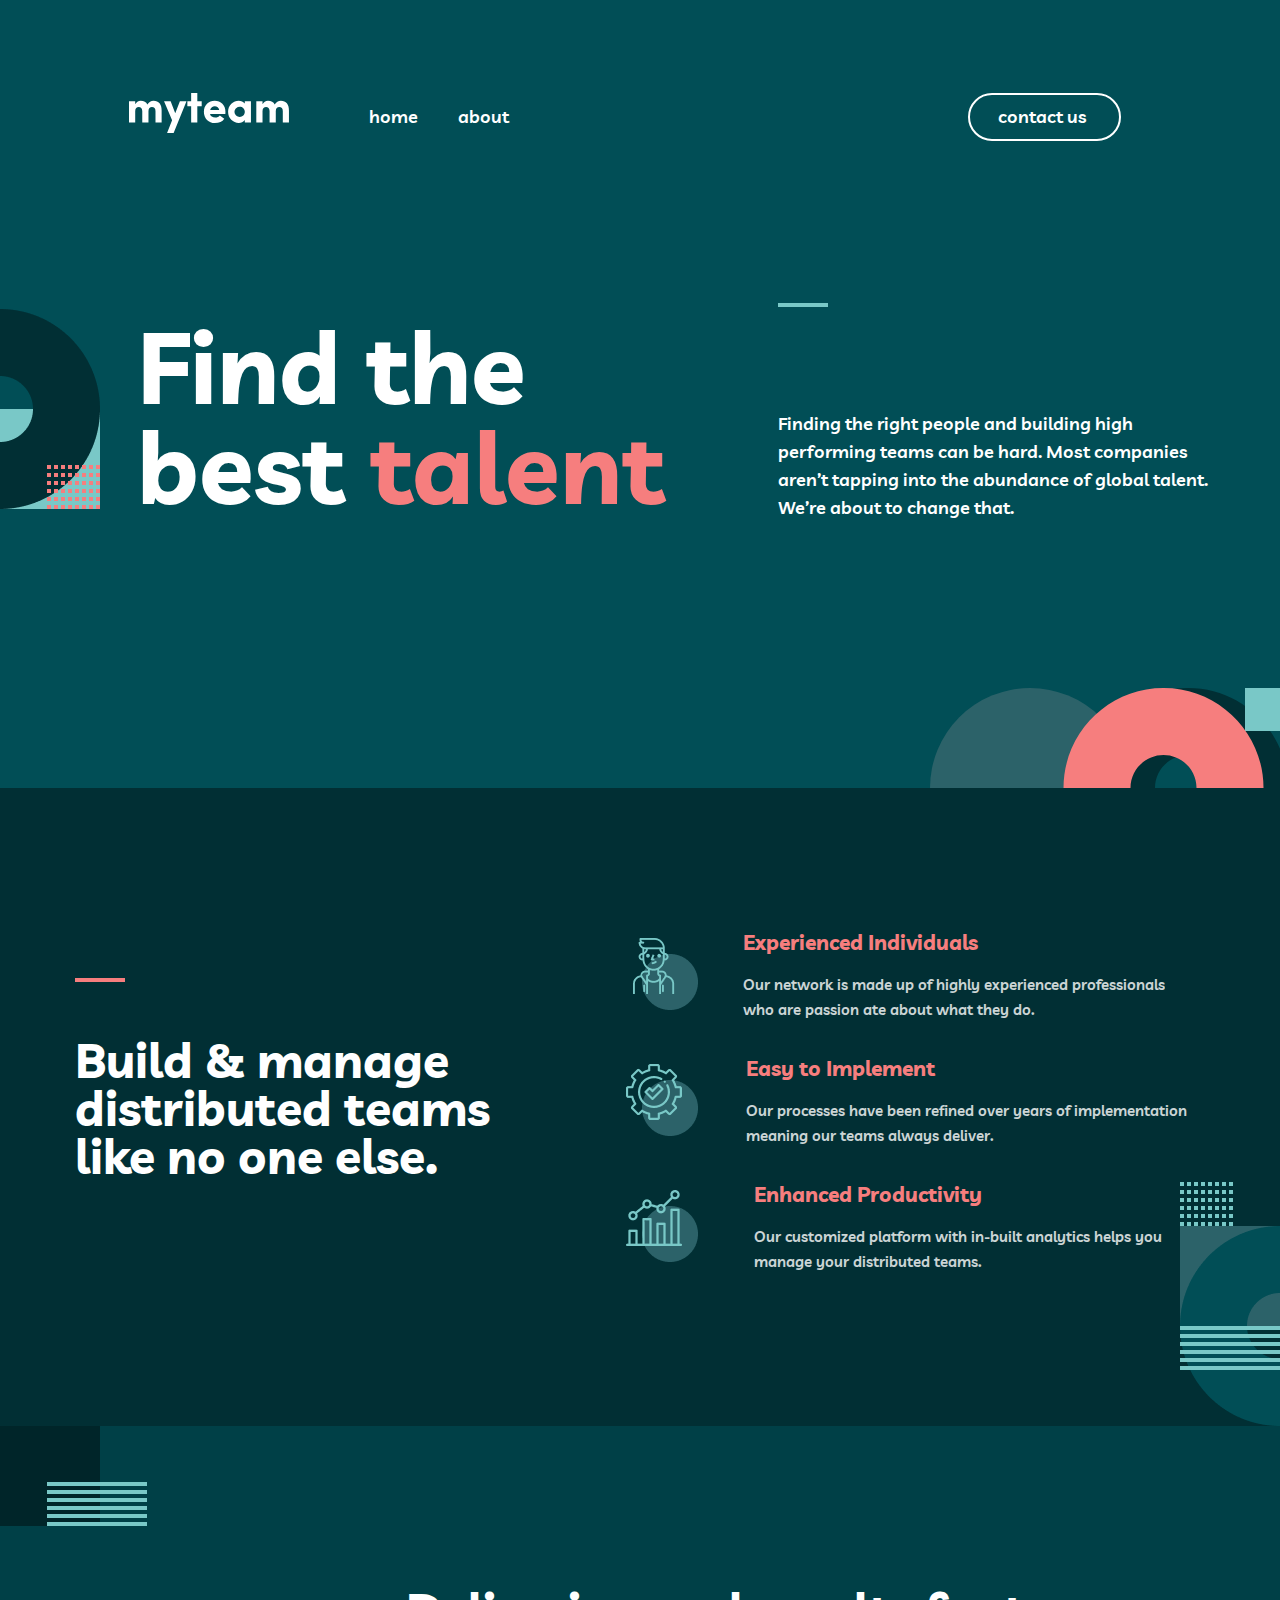
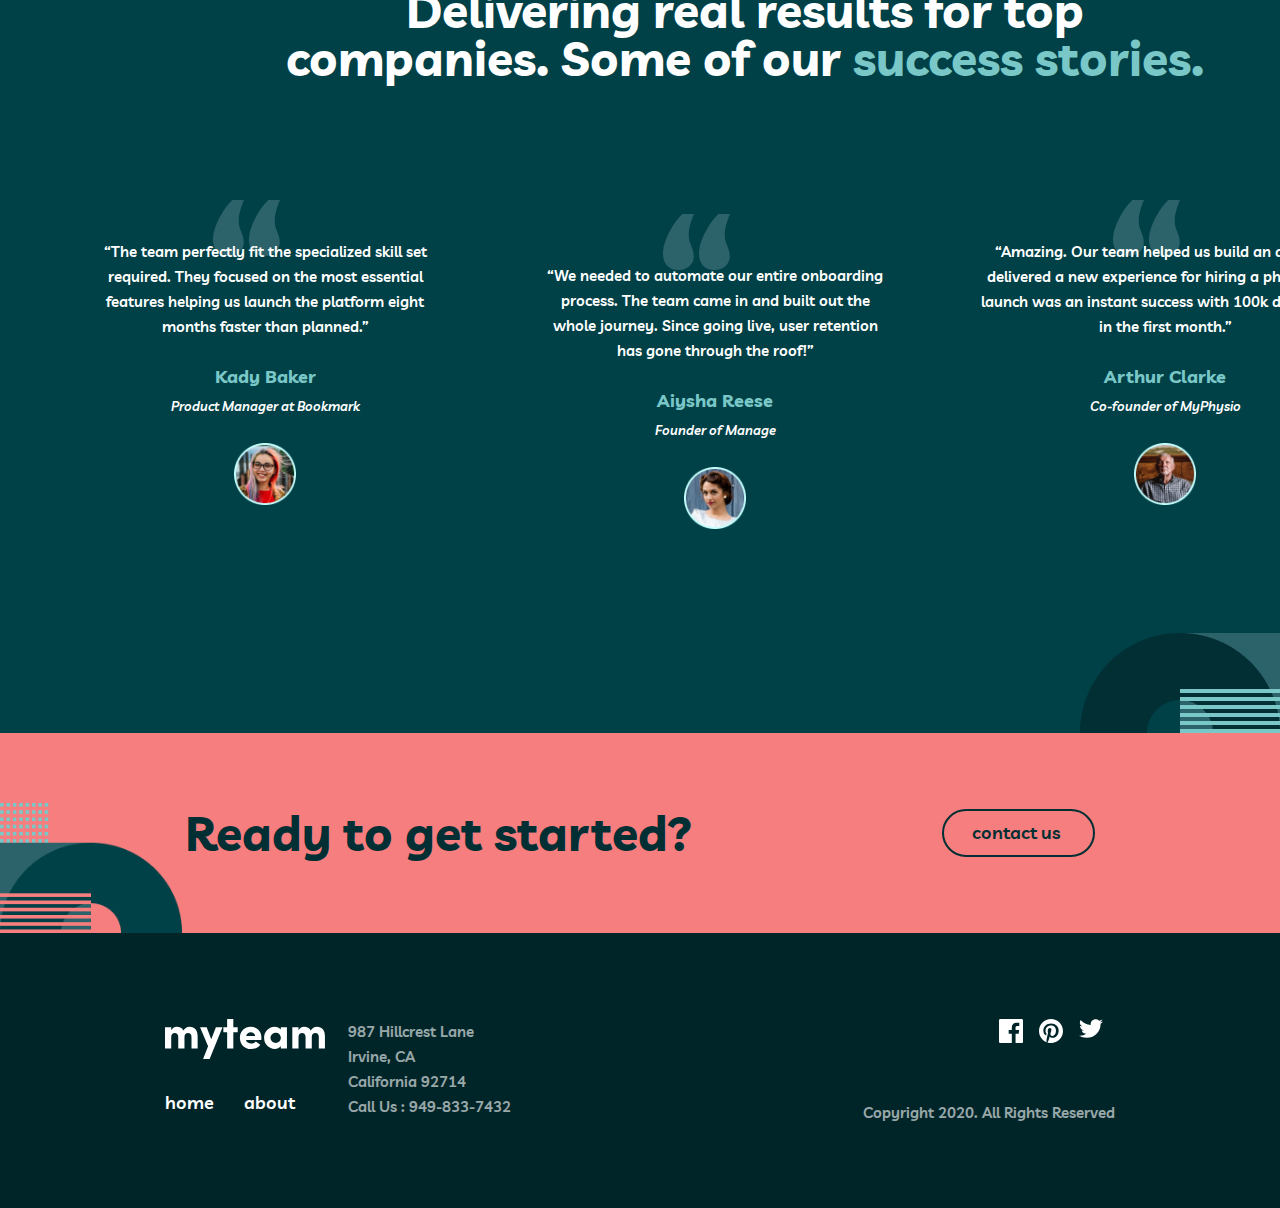
<file: index.html>
<!DOCTYPE html>
<html lang="en">
<head>
  <meta charset="UTF-8">
  <meta http-equiv="X-UA-Compatible" content="IE=edge">
  <meta name="viewport" content="width=device-width, initial-scale=1.0">
  <link rel="preconnect" href="https://fonts.googleapis.com">
<link rel="preconnect" href="https://fonts.gstatic.com" crossorigin>
<link href="https://fonts.googleapis.com/css2?family=Livvic:wght@400;600;700&family=Rubik:wght@400;500;700&display=swap" rel="stylesheet">
  <link rel="stylesheet" href="./css/normalize.css">
  <link rel="stylesheet" href="./css/main.min.css">
  <!-- <link rel="stylesheet" href="./css/main.css"> -->
  <title>My_team</title>

</head>

<body>

<header>
  <section class="header-section">

  <div class="container">
    <h1 class="visually-hidden">My team</h1>

  <div class="header">

    <div class="header-content">

  <img class="header-logo" src="./images/myteam-logo.svg" alt="logo" width="160" height="40">

  <ul class="header-list">
    <li class="header-item"><a class="header-link" href="#">home</a></li>
    <li class="header-item"><a class="header-link" href="./about.html">about</a></li>
  </ul>

</div>
<a class="header-link-right" href="./contact.html">
  contact us</a>

  <button class="hamburger-button">
    <img class="hamburger-img" src="./images/hamburger.png" alt="" width="20" height="17">
  </button>

  </div>

  <div class="header-bottom">

    <h1 class="header-bottom-heading">Find the <br> best <span class="header-bottom-heading-span">talent</span></h1>

     <div class="header-bottom-content">

    <p class="header-bottom-text">Finding the right people and building high performing teams can be hard. Most companies aren’t tapping into the abundance of global talent. We’re about to change that.</p>

</div>

  </div>

   </div>

</section>

  </header>

  <main>

    <section class="build-manage-section">

      <div class="container">

         <div class="distributed">
          <h2 class="distributed-heading">Build & manage distributed teams like no one else.</h2>

          <div class="distributed-content">

            <ul class="distributed-list">
             
            <li class="distributed-item">
              <div><h3 class="distributed-title">Experienced Individuals</h3> <p class="distributed-text">Our network is made up of highly experienced professionals who are passion ate about what they do.</p>
              </div>
          </li>
           <li class="distributed-item">
            <div>
              <h3 class="distributed-title">Easy to Implement</h3><p class="distributed-text">Our processes have been refined over years of implementation meaning our teams always deliver.</p></div></li>
              <li class="distributed-item">
                <div>
              <h3 class="distributed-title">Enhanced Productivity</h3><p class="distributed-text">Our customized platform with in-built analytics helps you manage your distributed teams.</p></div></li>
            </ul>

          </div>

         </div>        

      </div>

    </section>

    <section class="success-stories">
        
     <div class="container">
      <div class="stories">
        <h2 class="stories-heading">Delivering real results for top companies. Some of our <span class="stories-heading-span">success stories.</span></h2>

        <ul class="stories-list">
          <li class="stories-item"><blockquote class="stories-text"> “The team perfectly fit the specialized skill set required. They focused on the most essential features helping us launch the platform eight months faster than planned.”</blockquote>
          <h4 class="stories-name">Kady Baker <br><span class="stories-name-span">Product Manager at Bookmark</span></h4><img class="stories-img" src="./images/kady.png" alt="person" width="62" height="62">
          </li>
          <li class="stories-item"><blockquote class="stories-text">“We needed to automate our entire onboarding <br> process. The team came in and built out the <br> whole journey. Since going live, user retention <br> has gone through the roof!”</blockquote><h4 class="stories-name">Aiysha Reese<br><span class="stories-name-span">Founder of Manage</span></h4><img class="stories-img" src="./images/aisha.png" alt="person" width="62" height="62">
          </li>
          <li class="stories-item"><blockquote class="stories-text">“Amazing. Our team helped us build an app that delivered a new experience for hiring a physio. The launch was an instant success with 100k downloads in the first month.”</blockquote><h4 class="stories-name">Arthur Clarke<br><span class="stories-name-span">Co-founder of MyPhysio</span></h4><img class="stories-img" src="./images/arthur.png" alt="person" width="62" height="62"></li>
        </ul>
      </div>
     </div>

    </section>

  </main>

  <footer>
 
     <section class="footer-top">

       
      <div class="ready-start">
        <h2 class="ready-start-heading">Ready to get started?</h2>
        
        <a class="ready-start-link" href="#">contact us</a>
      </div>

     </section>

     <section class="footer-bottom">
 
      <div class="container">
        <h1 class="visually-hidden">My team</h1>

      <div class="info-site">

        <div class="info-site-content">
        <img class="header-logo" src="./images/myteam-logo.svg" alt="logo" width="160" height="40">
        <ul class="info-site-content-list">
          <li class="info-site-content-item"><a class="info-site-content-link" href="#">home</a></li>
          <li class="info-site-content-item"><a class="info-site-content-link" href="#">about</a></li>
        </ul>  
      </div>

      <ul class="info-site-list">
        <li class="info-site-item">987  Hillcrest Lane</li>
        <li class="info-site-item">Irvine, CA</li>
        <li class="info-site-item">California 92714</li>
        <li class="info-site-item">Call Us : 949-833-7432</li>
      </ul>

        <div class="info-site-right-content">
          <ul class="info-site-right-content-list">
          <li class="info-site-right-content-item">
            <img class="info-site-right-content-img" src="./images/facebook.svg" alt="facebook" width="24" height="24">
          </li>
          <li class="info-site-right-content-item">
            <img class="info-site-right-content-img" src="./images/p.svg" alt="p" width="24" height="24">
          </li>
          <li class="info-site-right-content-item">
            <img class="info-site-right-content-img" src="./images/twitter.svg" alt="twitter" width="24" height="19">
          </li>
      </ul>
    
      <p class="info-site-text">Copyright 2020. All Rights Reserved</p>
        </div>

      </div>
    
    </div>

     </section>

  </footer>
</body>
</html>
</file>
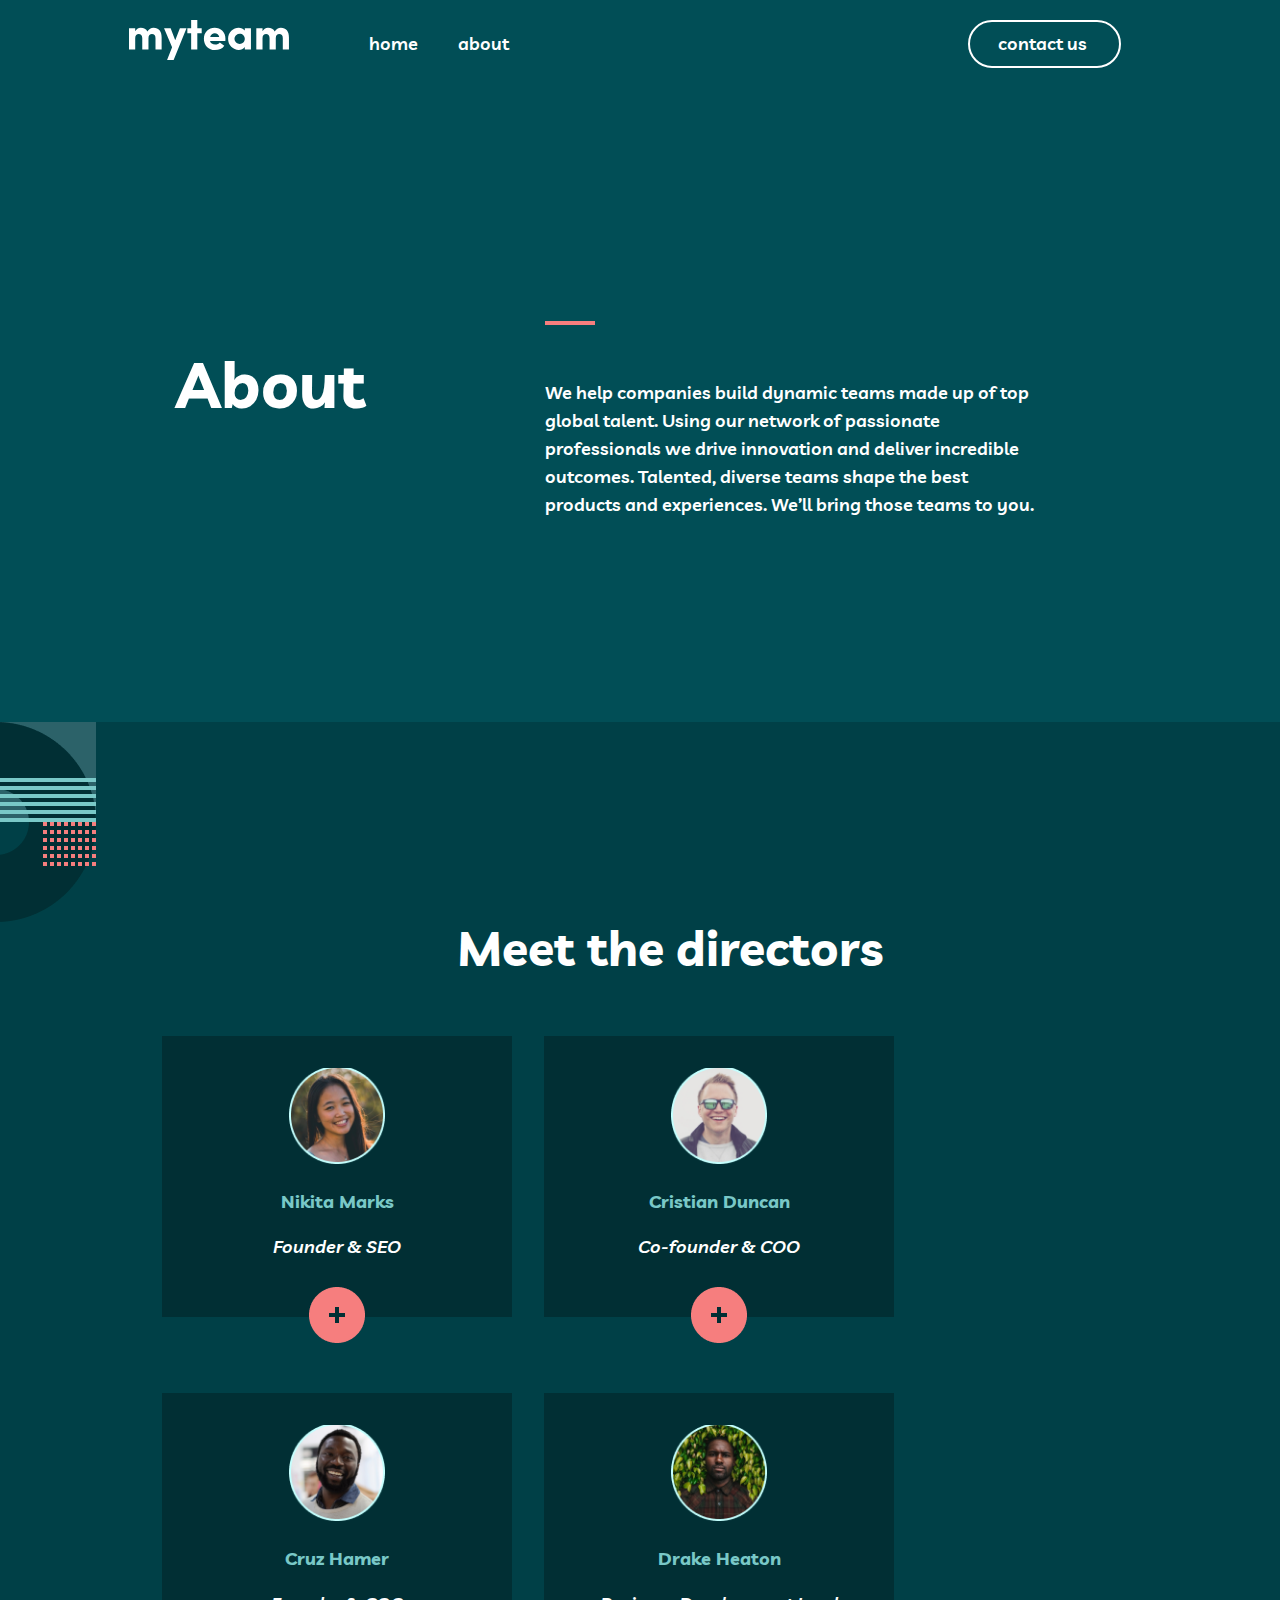
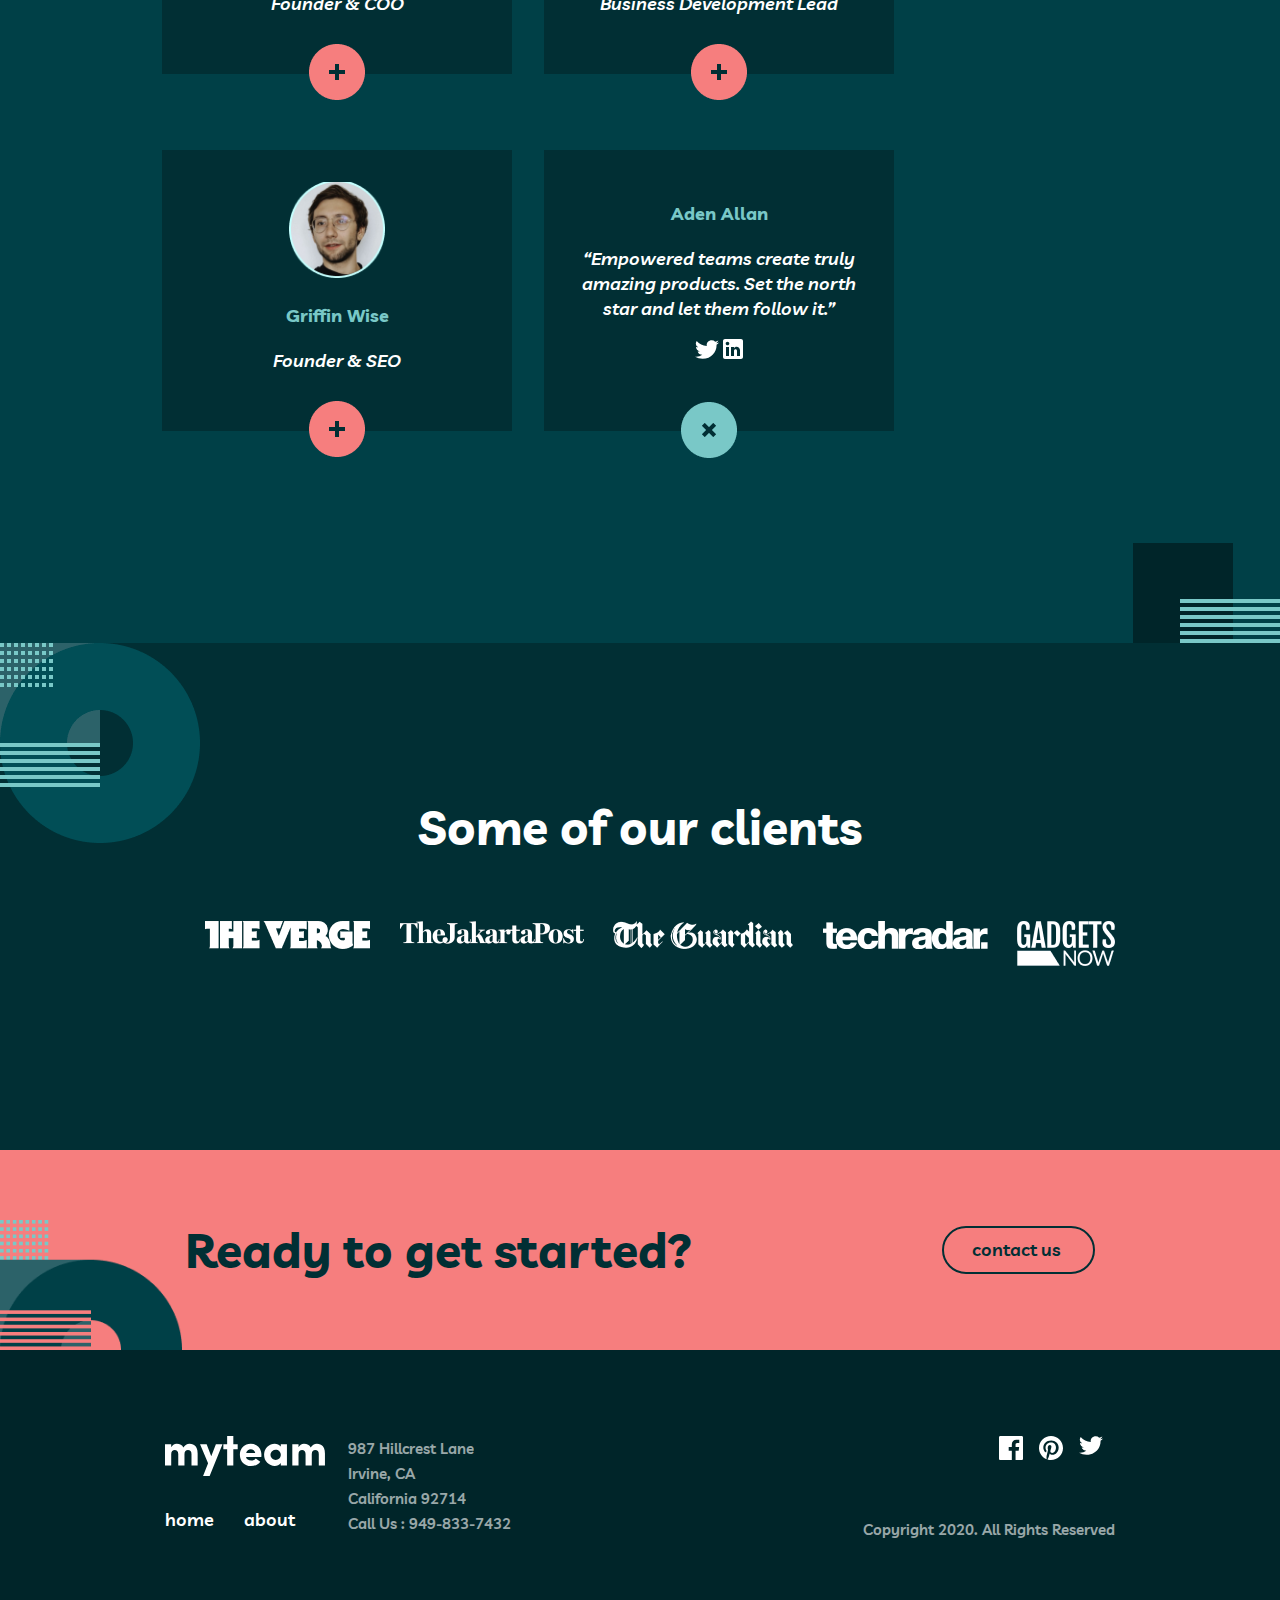
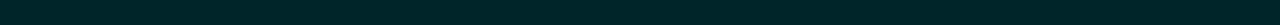
<file: about.html>
<!DOCTYPE html>
<html lang="en">
<head>
  <meta charset="UTF-8">
  <meta http-equiv="X-UA-Compatible" content="IE=edge">
  <meta name="viewport" content="width=device-width, initial-scale=1.0">
  <link rel="preconnect" href="https://fonts.googleapis.com">
<link rel="preconnect" href="https://fonts.gstatic.com" crossorigin>
<link href="https://fonts.googleapis.com/css2?family=Livvic:wght@400;600;700&family=Rubik:wght@400;500;700&display=swap" rel="stylesheet">
  <link rel="stylesheet" href="./css/normalize.css">
  <link rel="stylesheet" href="./css/main.min.css">
  <!-- <link rel="stylesheet" href="./css/main.css"> -->
  <title>About</title>
</head>


<body>
  <header>
  <section class="header-about-section">

    <div class="container">
      <h1 class="visually-hidden">My team</h1>
  
    <div class="header">
  
      <div class="header-content">
  
    <img class="header-logo" src="./images/myteam-logo.svg" alt="logo" width="160" height="40">
  
    <ul class="header-list">
      <li class="header-item"><a class="header-link" href="./index.html">home</a></li>
      <li class="header-item"><a class="header-link" href="#">about</a></li>
    </ul>
      </div>

  
  <a class="header-link-right" href="./contact.html">
    contact us</a>
  
    <button class="hamburger-button">
      <img class="hamburger-img" src="./images/hamburger.png" alt="" width="20" height="17">
    </button>
  </div>
    </div>
  </section>

  <section class="header-about-section-bottom">
 
    <div class="container">

 <div class="about">
  <h2 class="about-heading">About</h2>
  <div class="about-content">
  <p class="about-text">We help companies build dynamic teams made up of top global talent. Using our network of passionate professionals we drive innovation and deliver incredible outcomes. Talented, diverse teams shape the best products and experiences. We’ll bring those teams to you.</p>
  </div>
 </div>
      
    </div>

  </section>
</header>

  <main>

    <section class="main_section">
      <div class="container">
        <div class="directors">
        <h2 class="main_section_heading">
          Meet the directors
        </h2>

        <ul class="main_section_list">
          <li class="main_section_item">
            <img src="./images/nicita.png" alt="nicita" width="96" height="96"> 
            <h3 class="main_section_heading_little">
              Nikita Marks
            </h3>
            <p class="main_section_paragraph">
              Founder & SEO
            </p>
          </li>

          <li class="main_section_item">
            <img src="./images/cristian.png" alt="cristian" width="96" height="96">
            <h3 class="main_section_heading_little">
              Cristian Duncan
            </h3>
            <p class="main_section_paragraph">
              Co-founder & COO
            </p>
          </li>

          <li class="main_section_item">
            <img src="./images/cruz.png" alt="cruz" width="96" height="96">
            <h3 class="main_section_heading_little">
              Cruz Hamer
            </h3>
            <p class="main_section_paragraph">
              Founder & COO
            </p>
          </li>

          <li class="main_section_item">
            <img src="./images/drake.png" alt="Drake" width="96" height="96">
            <h3 class="main_section_heading_little">
              Drake Heaton
            </h3>
            <p class="main_section_paragraph">
              Business Development Lead
            </p>
          </li>

          <li class="main_section_item">
            <img src="./images/griffin.png" alt="griffin" width="96" height="96">
            <h3 class="main_section_heading_little">
              Griffin Wise
            </h3>
            <p class="main_section_paragraph">
              Founder & SEO
            </p>
          </li>

          <li class="main_section_item">
            <h3 class="main_section_heading_little">
              Aden Allan
            </h3>
            <p class="main_section_paragraph">
              “Empowered teams create truly amazing products. Set the north star and let them follow it.”
            </p>
            <img src="./images/twitter.svg" alt="twitter" width="24" height="19">
            <img src="./images/linkedin.svg"  alt="linkedin" width="20" height="20">
          </li>
        </ul>
      </div>
      </div>

    </section>

    <section class="clients-section">

      <div class="container">

    <div class="clients">
     <h2 class="clients-heading">Some of our clients</h2>
     <ul class="clients-list">
      <li class="clients-item"><a class="clients-link" href="#"><img class="clients-img" src="./images/the_verge.png" alt="the verge" width="165" height="28"></a></li>
      <li class="clients-item"><a class="clients-link" href="#"><img class="clients-img" src="./images/jakarta.png" alt="jakarta" width="184" height="23"></a></li>
      <li class="clients-item"><a class="clients-link" href="#"><img class="clients-img" src="./images/guardian.png" alt="guardian" width="180" height="28"></a></li>
      <li class="clients-item"><a class="clients-link" href="#"><img class="clients-img" src="./images/techrder.png" alt="techrder" width="165" height="28"></a></li>
      <li class="clients-item"><a class="clients-link" href="#"><img class="clients-img-end" src="./images/gadgets.png" alt="gadgets" width="98" height="45"></a></li>
     </ul>
    </div>

  </div>

    </section>

  </main>

  <footer>
 
    <section class="footer-top">

      
     <div class="ready-start">
       <h2 class="ready-start-heading">Ready to get started?</h2>
       
       <a class="ready-start-link" href="#">contact us</a>
     </div>

    </section>

    <section class="footer-bottom">

     <div class="container">
      <h1 class="visually-hidden">My team</h1>

     <div class="info-site">

       <div class="info-site-content">
       <img class="header-logo" src="./images/myteam-logo.svg" alt="logo" width="160" height="40">
       <ul class="info-site-content-list">
         <li class="info-site-content-item"><a class="info-site-content-link" href="#">home</a></li>
         <li class="info-site-content-item"><a class="info-site-content-link" href="#">about</a></li>
       </ul>  
     </div>

     <ul class="info-site-list">
       <li class="info-site-item">987  Hillcrest Lane</li>
       <li class="info-site-item">Irvine, CA</li>
       <li class="info-site-item">California 92714</li>
       <li class="info-site-item">Call Us : 949-833-7432</li>
     </ul>

       <div class="info-site-right-content">
         <ul class="info-site-right-content-list">
         <li class="info-site-right-content-item"><a class="info-site-right-content-link" href="#">
           <img class="info-site-right-content-img" src="./images/facebook.svg" alt="facebook" width="24" height="24"></a>
         </li>
         <li class="info-site-right-content-item">
          <a class="info-site-right-content-link"  href="#">
           <img class="info-site-right-content-img" src="./images/p.svg" alt="p" width="24" height="24"></a>
         </li>
         <li class="info-site-right-content-item"><a class="info-site-right-content-link" href="#">
           <img class="info-site-right-content-img" src="./images/twitter.svg" alt="twitter" width="24" height="19"></a>
         </li>
     </ul>
   
     <p class="info-site-text">Copyright 2020. All Rights Reserved</p>
       </div>

     </div>
    
    </div>

    </section>

 </footer>
  
</body>
</html>
</file>
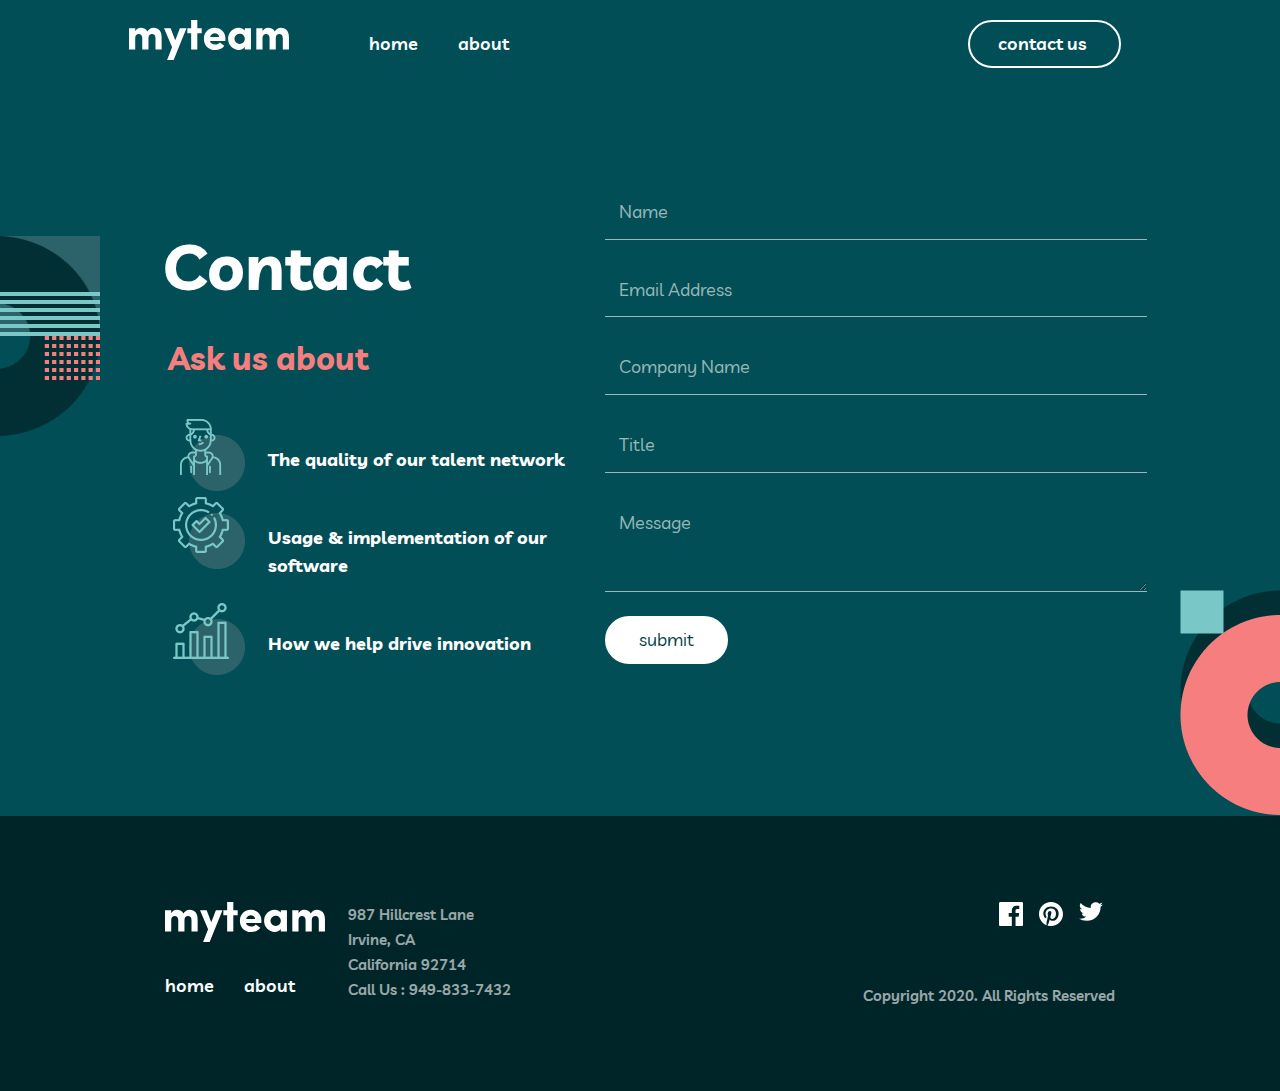
<file: contact.html>
<!DOCTYPE html>
<html lang="en">
<head>
  <meta charset="UTF-8">
  <meta http-equiv="X-UA-Compatible" content="IE=edge">
  <meta name="viewport" content="width=device-width, initial-scale=1.0">
  <link rel="preconnect" href="https://fonts.googleapis.com">
  <link rel="preconnect" href="https://fonts.gstatic.com" crossorigin>
  <link href="https://fonts.googleapis.com/css2?family=Livvic:wght@400;600;700&family=Rubik:wght@400;500;700&display=swap" rel="stylesheet">
    <link rel="stylesheet" href="./css/normalize.css">
    <link rel="stylesheet" href="./css/main.min.css">
    <!-- <link rel="stylesheet" href="./css/main.css"> -->
  <title>Contact</title>
</head>


<body>
  <header>
    <section class="header-about-section">
  
      <div class="container">
        <h1 class="visually-hidden">My team</h1>
    
      <div class="header">
    
        <div class="header-content">
    
      <img class="header-logo" src="./images/myteam-logo.svg" alt="logo" width="160" height="40">
    
      <ul class="header-list">
        <li class="header-item"><a class="header-link" href="./index.html">home</a></li>
        <li class="header-item"><a class="header-link" href="./about.html">about</a></li>
      </ul>
        </div>
  
    
    <a class="header-link-right" href="#">
      contact us</a>
    
      <button class="hamburger-button">
        <img class="hamburger-img" src="./images/hamburger.png" alt="" width="20" height="17">
      </button>

    </div>

      </div>
    </section>

  </header>  

  <main>

    <section class="contact-section">

      <div class="container">

        <div class="contact">
          <div class="contact-inner">

      <h2 class="contact-heading">Contact</h2>

      <ul class="contact-list">
        <li class="contact-item-title"><h3 class="contact-title">Ask us about</h3></li>
        <li class="contact-item"><p class="contact-item-text">The quality of our talent network</p></li>
        <li class="contact-item"><p class="contact-item-text">Usage & implementation of our software</p></li>
        <li class="contact-item"><p class="contact-item-text">How we help drive innovation</p></li>
      </ul>
      </div>
      
     <div class="contact-content">
      <form class="contact-form" action="https://echo.htmlacademy.ru">
        <input class="contact-input" type="text" name="name_input" placeholder="Name" required>
        <input class="contact-input" type="email" placeholder="Email Address" required>
        <input class="contact-input" type="text" placeholder="Company Name" required>
        <input class="contact-input" type="text" placeholder="Title" required>
        <textarea class="form-text" cols="30" rows="3" placeholder="Message" required></textarea>
        <button class="contact-button" type="submit">submit</button>
      </form>
      
    </div>

    </div>

    </div>
    </section>
  </main>

  <footer> 

    <section class="footer-bottom">

      <div class="container">
       <h1 class="visually-hidden">My team</h1>
 
      <div class="info-site">
 
        <div class="info-site-content">
        <img class="header-logo" src="./images/myteam-logo.svg" alt="logo" width="160" height="40">
        <ul class="info-site-content-list">
          <li class="info-site-content-item"><a class="info-site-content-link" href="#">home</a></li>
          <li class="info-site-content-item"><a class="info-site-content-link" href="#">about</a></li>
        </ul>  
      </div>
 
      <ul class="info-site-list">
        <li class="info-site-item">987  Hillcrest Lane</li>
        <li class="info-site-item">Irvine, CA</li>
        <li class="info-site-item">California 92714</li>
        <li class="info-site-item">Call Us : 949-833-7432</li>
      </ul>
 
        <div class="info-site-right-content">
          <ul class="info-site-right-content-list">
          <li class="info-site-right-content-item"><a class="info-site-right-content-link" href="#">
            <img class="info-site-right-content-img" src="./images/facebook.svg" alt="facebook" width="24" height="24"></a>
          </li>
          <li class="info-site-right-content-item">
           <a class="info-site-right-content-link"  href="#">
            <img class="info-site-right-content-img" src="./images/p.svg" alt="p" width="24" height="24"></a>
          </li>
          <li class="info-site-right-content-item"><a class="info-site-right-content-link" href="#">
            <img class="info-site-right-content-img" src="./images/twitter.svg" alt="twitter" width="24" height="19"></a>
          </li>
      </ul>
    
      <p class="info-site-text">Copyright 2020. All Rights Reserved</p>
        </div>
 
      </div>
     
     </div>
 
     </section>

  </footer>
  
</body>
</html>
</file>
<file: css/main.css>
/*
* Prefixed by https://autoprefixer.github.io
* PostCSS: v8.4.14,
* Autoprefixer: v10.4.7
* Browsers: last 4 version
*/


* {
  -webkit-box-sizing: border-box;
          box-sizing: border-box;
}

body {
  font-family: 'Livvic', sans-serif;
  font-style: normal;
  font-weight: 600;
  font-size: 18px;
  line-height: 25px;
  color: #fff;
}

.header-section {
  background-image: url("../images/corner.svg");
  background-repeat: no-repeat;
  background-position: bottom ;
  background-position-x: 930px;
  background-color: #014E56;
  padding: 73px 0 185px ;
}

.container {
  max-width: 1400px;
  margin-top: 0px;
  margin-bottom: 0px;
  padding-top: 20px;
  padding-bottom: 20px;
}

.visually-hidden {
  clip: rect(0 0 0 0);
  -webkit-clip-path: inset(50%);
  clip-path: inset(50%);
  height: 1px;
  overflow: hidden;
  position: absolute;
  white-space: nowrap;
  width: 1px;
}

.header {
  display: -webkit-box;
  display: -ms-flexbox;
  display: flex;
  -ms-flex-pack: distribute;
      justify-content: space-around;
}

.header-content {
  display: -webkit-box;
  display: -ms-flexbox;
  display: flex;
  margin-left: -100px;
}

.header-logo {
  width: 160px;
  height: 40px;
}

.header-list {
  display: -webkit-box;
  display: -ms-flexbox;
  display: flex;
  margin-top: 10px;
  list-style-type: none;
}

.header-link {
  margin-left: 40px;
  line-height: 28px;
  text-decoration: none;
  color: #fff;
}

.header-link:hover {
  color: #f67e7e;
}

.header-link-right {
  width: 153px;
  height: 48px;
  margin-right: -70px;
  padding: 9px 28px 3px;
  text-decoration: none;
  border: 2px solid #ffffff;
  border-radius: 44px;
  background-color: #014E56;
  color: #fff;
}

.header-link-right:hover {
  color: #000;
  background-color: #fff;
}

.hamburger-button {
  display: none;
  border: none;
  background-color: transparent;
}

.hamburger-img {
  display: block;
  width: 20px;
  height: 17px;
}

.header-bottom {
  background-image: url("../images/talenttop.png");
  background-repeat: no-repeat;
  background-position-y: 160px;
  display: -webkit-box;
  display: -ms-flexbox;
  display: flex;
  padding-top: 100px;
  -ms-flex-pack: distribute;
      justify-content: space-around;
  -webkit-box-align: center;
      -ms-flex-align: center;
          align-items: center;
}

.header-bottom-heading {
  margin-left: 80px;
  font-weight: 700;
  font-size: 100px;
  line-height: 100px;
}

.header-bottom-heading-span {
  color: #f67e7e;
}

.header-bottom-content {
  width: 445px;
  margin-top: 10px;
}

.header-bottom-content::before {
  content: "";
  display: inline-block;
  margin-bottom: 79px;
  width: 50px;
  height: 4px;
  background-color: #79c8c7;
}

.header-bottom-text {
  font-weight: 600;
  font-size: 18px;
  line-height: 28px;
}

/* build-manage-section-corps */

.build-manage-section {
  background-image: url(../images/teambg.png);
  background-repeat: no-repeat;
  background-position: bottom right;
  padding: 120px 55px 100px 5px;
  background-color: #012F34;
}


.distributed {
  display: -webkit-box;
  display: -ms-flexbox;
  display: flex;
  -webkit-box-pack: space-evenly;
      -ms-flex-pack: space-evenly;
          justify-content: space-evenly;
}

.distributed-heading {
  width: 445px;
  margin: 0%;
  margin-top: 50px;
  font-weight: 700;
  font-size: 48px;
  line-height: 48px;
}

.distributed-heading::before {
  content: "";
  display: block;
  margin-bottom: 54px;
  width: 50px;
  height: 4px;
  background-color: #f67e7e;
}

.distributed-content {
  display: -webkit-box;
  display: -ms-flexbox;
  display: flex;
  -webkit-box-orient: vertical;
  -webkit-box-direction: normal;
      -ms-flex-direction: column;
          flex-direction: column;
  width: 565px;
}

.distributed-list {
  width: 600px;
  list-style-type: none;
  margin: 0px;
  padding: 0px;
}


.distributed-item {
  display: -webkit-box;
  display: -ms-flexbox;
  display: flex;
  margin-bottom: 32px;
}

.distributed-item::before{
  margin-right: 33px;
  display: inline-block;
  width: 192px;
  height: 92px;
  background-image: "";
  content: "";
}

.distributed-item:nth-child(1)::before {
  background-image: url(../images/homebg.png);
  background-repeat: no-repeat;
  background-position-y: 10px;
  background-position-x: 36px;
}

.distributed-item:nth-child(2)::before {
  background-image: url(../images/homebg2.png);
  background-repeat: no-repeat;
  background-position-y: 10px;
  background-position-x: 36px;
}

.distributed-item:nth-child(3)::before {
  background-image: url(../images/homebg3.png);
  background-repeat: no-repeat;
  background-position-y: 10px;
  background-position-x: 36px;
}

.distributed-title {  
  margin: 0;
  margin-bottom: 16px;
  line-height: 28px;
  font-weight: 700;
  color: #f67e7e;
}

.distributed-text {
  margin: 0;
  opacity: 0.8;
  font-size: 15px;
}

/* success-stories-section */
/* stories-corps */

.success-stories {
  display: -webkit-box;
  display: -ms-flexbox;
  display: flex;
  padding: 140px 0 160px;
  background-image: url(../images/Group1.png), url(../images/Group2.png);
  background-repeat: no-repeat;
  background-position: left top,  bottom right;
  background-color: #004047;
}

.stories {
  display: -webkit-box;
  display: -ms-flexbox;
  display: flex;
  -webkit-box-orient: vertical;
  -webkit-box-direction: normal;
      -ms-flex-direction: column;
          flex-direction: column;
  -webkit-box-align: center;
      -ms-flex-align: center;
          align-items: center;
}

.stories-heading {
  width: 932px;
  margin: 0;
  margin-bottom: 92px;
  margin-left: 100px;
  text-align: center;
  font-weight: 700;
  font-size: 48px;
  line-height: 48px;
}

.stories-heading-span {
  color: #79c8c7;
}

.stories-list {
  list-style-type: none;
  display: -webkit-box;
  display: -ms-flexbox;
  display: flex;
  -webkit-box-pack: center;
      -ms-flex-pack: center;
          justify-content: center;
}

.stories-item {
  margin: 0px;
  padding: 0;
  text-align: center;
  width: 450px;
}

.stories-item::before {
  content: "";
  margin-bottom: -40px;
  margin-left: 170px;
  background-image: "";
  display: block;
  width: 72px;
  height: 72px;
}

.stories-item::before {
  background-image: url(../images/result.png);
  background-repeat: no-repeat;
  background-position: center;
}

.stories-item:nth-child(2)::before {
  margin-bottom: -30px;
}

.stories-item:nth-child(2) {
  margin-top: 14px;
}

.stories-text {
  font-size: 15px;
}

.stories-name {
  line-height: 28px;
  text-align: center;
  color: #79c8c7;
}

.stories-name-span {
  font-style: italic;
  font-weight: 600;
  font-size: 13px;
  line-height: 18px;
  color: #fff;
}

.stories-img {
  width: 62px;
  height: 62px;
}

/* footer-section */
/* ready-corps */

.footer-top {
  background-color: #f67e7e;
}

.ready-start {
  display: -webkit-box;
  display: -ms-flexbox;
  display: flex;
  padding: 76px 60px 76px;
  -ms-flex-pack: distribute;
      justify-content: space-around;
  background-image: url(../images/Group3.png);
  background-repeat: no-repeat;
  background-size: 182px 130px;
  background-position: left bottom;
}

.ready-start-heading {
  margin: 0%;
  font-size: 48px;
  line-height: 48px;
  color: #012f34;
}

.ready-start-link {
  width: 153px;
  height: 48px;
  padding: 9px 28px 3px;
  text-decoration: none;
  border: 2px solid #012F34;
  border-radius: 24px;
  color: #012f34;
}

.ready-start-link:hover {
  background-color: #012f34;
  color: #ffffff;
}

/* footer-bottom-corps */

.footer-bottom {
  background-color: #002529;
}

.info-site {
  padding: 48px 165px 48px 165px;
  display: -webkit-box;
  display: -ms-flexbox;
  display: flex;
  -webkit-box-pack: justify;
      -ms-flex-pack: justify;
          justify-content: space-between;
  -webkit-box-align: start;
      -ms-flex-align: start;
          align-items: flex-start;
}

.info-site-content {
  margin-top: 18px;
}

.info-site-content-list {
  margin-top: 25px;
  margin-left: -70px;
  display: -webkit-box;
  display: -ms-flexbox;
  display: flex;
  list-style-type: none;
}

.info-site-content-link {
  margin-left: 30px;
  text-decoration: none;
  color: #fff;
}

.info-site-list {
  margin-left: -250px;
  list-style-type: none;
}

.info-site-item {
  font-size: 15px;
  line-height: 25px;
  opacity: 0.6;
}

.info-site-right-content-list {
  margin-left: 200px;
  margin-bottom: 51px;
  display: -webkit-box;
  display: -ms-flexbox;
  display: flex;
  list-style-type: none;
}

.info-site-right-content-item {
  margin-left: 16px;
}

.info-site-right-content-link:hover {
  color: #f67e7e;
}

.info-site-text {
  margin-left: 120px;
  font-size: 15px;
  line-height: 25px;
  opacity: 0.6;
}

/* ABOUT-HTML */
/* HEADER-ABOUT-SECTION */

.header-about-section {
  background-image: url();
  background-color: #014e56;
}

.header-about-section-bottom {
  padding: 165px 241px 165px 176px;
  background-color: #014e56;
}

.about {
  display: -webkit-box;
  display: -ms-flexbox;
  display: flex;
  -webkit-box-pack: justify;
      -ms-flex-pack: justify;
          justify-content: space-between;
}

.about-heading {
  font-weight: 700;
  font-size: 64px;
  line-height: 100px;
}

.about-content {
  margin-top: 40px;
  margin-left: 180px;
  max-width: 730px;
}

.about-content::before {
  content: "";
  display: block;
  margin-bottom: 54px;
  width: 50px;
  height: 4px;
  background-color: #f67e7e;
}

.about-text {
  font-size: 18px;
  line-height: 28px;
}

/* MAIN-SECTION */


.main_section{
  background-image: url(../images/tallent-about.png), url(../images/tallent-bottom-about.png);
  background-repeat: no-repeat;
  background-position: left top, right bottom;
  background-color: #004047;
}

.directors {
  padding: 182px 30px 98px 90px;
}

.main_section_heading{
  margin: 0;
  font-style: normal;
  font-weight: 700;
  font-size: 48px;
  line-height: 48px;
  text-align: center;
}

.main_section_list {
  margin-top: 64px;
  display: -webkit-box;
  display: -ms-flexbox;
  display: flex;
  -ms-flex-wrap: wrap;
      flex-wrap: wrap;
  -webkit-box-align: center;
      -ms-flex-align: center;
          align-items: center;
  list-style-type: none;
}

.main_section_item{
  margin-left: 32px;
  margin-bottom: 76px;
  padding: 32px 24px 56px 24px;
  width: 350px;
  height: 281px;
  text-align: center;
  background-color: #012f34;
}

.main_section_item::after {
  content: "";
  display: inline-block;
  width: 56px;
  height: 56px;
  background-image: "";
}

.main_section_item::after {
  margin-top: 10px;
  background-image: url(../images/plus.png);
  background-size: 56px 56px;
}

.main_section_item:nth-child(6):after{
  content: "";
  display: block;
  width: 176px;
  height: 156px;
  background-image: url(..//images/kres.png);
  background-size: 56px 56px;
  background-repeat: no-repeat;
  background-position: 113px 27px;
}

.main_section_heading_little {
  font-weight: 700;
  font-size: 18px;
  line-height: 28px;
  color: #79c8c7;
}

.main_section_paragraph {
  font-style: italic;
  line-height: 25px
}

/* CLIENT-SECTION */ 

.clients-section{
  background-image: url(../images/clients-bg.png);
  background-repeat: no-repeat;
  background-size: 200px 200px;
  background-color: #012f34;
}

.clients {
  padding: 140px 165px 140px 165px;
}

.clients-heading {
  margin: 0;
  font-weight: 700;
  font-size: 48px;
  line-height: 48px;
  text-align: center;
}

.clients-list {
  display: -webkit-box;
  display: -ms-flexbox;
  display: flex;
  margin-top: 70px;
  -webkit-box-pack: justify;
      -ms-flex-pack: justify;
          justify-content: space-between;
  list-style-type: none;
}

.clients-item {
  margin-left: 0px;
}

/* CONTACT-HTML */
/* CONTACT-SECTION */

.contact-section  {
  background-image: url(../images/contact-bg-bottom.png);
  background-repeat: no-repeat;
  background-position: right bottom;
  background-color: #014E56;
}

.contact {
  background-image: url(../images/tallent-about.png);
  background-repeat: no-repeat;
  background-position-y: 120px;
  background-size: 100px 200px;
  padding: 100px 165px 120px 163px;
  -webkit-box-pack: justify;
      -ms-flex-pack: justify;
          justify-content: space-between;
  display: -webkit-box;
  display: -ms-flexbox;
  display: flex;
}

.contact-heading {
  margin: 0;
  font-weight: 700;
  font-size: 64px;
  line-height: 100px; 
}

.contact-list {
  list-style-type: none;
}

.contact-title {
  margin: 0;
  margin-left: -35px;
  margin-bottom: 32px;
  font-weight: 700;
  font-size: 32px;
  line-height: 48px;
  color: #f67e7e;  
}

.contact-item {
  font-weight: 700;
  font-size: 18px;
  line-height: 28px;  
}

.contact-item::before{
  margin-left: -120px;
  display: inline-block;
  width: 192px;
  height: 92px;
  background-image: "";
  content: "";
}

.contact-item:nth-child(2)::before {
  vertical-align: middle;
  background-image: url(../images/homebg.png);
  background-repeat: no-repeat;
  background-size: 72px 72px;
  background-position-y: 5px;
  background-position-x: 90px;
}

.contact-item:nth-child(3)::before {
  vertical-align: middle;
  background-image: url(../images/homebg2.png);
  background-repeat: no-repeat;
  background-size: 72px 72px;
  background-position-y: 5px;
  background-position-x: 90px;
}

.contact-item:nth-child(4)::before {
  vertical-align: middle;
  background-image: url(../images/homebg3.png);
  background-repeat: no-repeat;
  background-size: 72px 72px;
  background-position-y: 5px;
  background-position-x: 90px;
}

.contact-item-text {
  margin-left: 65px;
  margin-top: -60px;
}

.contact-content {
  margin-top: -30px;
  margin-right: -32px;
}

.contact-form {
  display: -webkit-box;
  display: -ms-flexbox;
  display: flex;
  -webkit-box-orient: vertical;
  -webkit-box-direction: normal;
      -ms-flex-direction: column;
          flex-direction: column;
}

.contact-input {
  margin-bottom: 24px;
  padding: 16px 14px;
  width: 542px;
  opacity: 0.6;
  border: none;
  border-bottom: 1px solid #fff;
  outline: none;
  background-color: transparent;
}

.contact-input::-webkit-input-placeholder {
  color: #fff;
}

.contact-input::-moz-placeholder {
  color: #fff;
}

.contact-input:-ms-input-placeholder {
  color: #fff;
}

.contact-input::-ms-input-placeholder {
  color: #fff;
}

.contact-input::placeholder {
  color: #fff;
}

.contact-input:hover {
  border-bottom: 1px solid #79c8c7;
}

.contact-input:active {
  border-bottom: 1px solid #f67e7e;
}

.form-text {
  padding: 16px 14px;
  width: 542px;
  opacity: 0.6;
  border: none;
  border-bottom: 1px solid #fff;
  outline: none;
  background-color: transparent;
}

.form-text::-webkit-input-placeholder {
  color: #fff;
}

.form-text::-moz-placeholder {
  color: #fff;
}

.form-text:-ms-input-placeholder {
  color: #fff;
}

.form-text::-ms-input-placeholder {
  color: #fff;
}

.form-text::placeholder {
  color: #fff;
}

.contact-button {
  margin-top: 24px;
  width: 123px;
  height: 48px;
  font-size: 18px;
  line-height: 28px;
  cursor: pointer;
  border: 2px solid #fff;
  border-radius: 24px; 
  background-color: #ffffff;
  color: #004047;
} 

.contact-button:hover {
  border: none;
  background-color: #f67e7e;
}

.contact-button:active {
  color: #fff;
  background-color: #002529;
}


/* MEDIA */


@media only screen and (max-width: 1150px){ 

  .stories {
    margin-left: 200px;
  }

  .stories-heading {
    max-width: 575px;
  }

  .stories-list {
    -webkit-box-orient: vertical;
    -webkit-box-direction: normal;
        -ms-flex-direction: column;
            flex-direction: column;
  }

  .info-site {
    -webkit-box-orient: vertical;
    -webkit-box-direction: normal;
        -ms-flex-direction: column;
            flex-direction: column;
  }

  .info-site-list {
    max-width: 500px;
    margin-top: -100px;
    margin-left: 500px;
  }

  .info-site-text {
    margin-top: -100px;
    margin-left: 540px;
  }

  .info-site-right-content-list{
    margin-left: -60px;
  }

  .clients-list {
    max-width: 700px;
    display: -webkit-box;
    display: -ms-flexbox;
    display: flex;
    margin-top: 70px;
    -ms-flex-pack: distribute;
        justify-content: space-around;
    list-style-type: none;
  }

  .clients-item {
    margin-left: 20px;
  }

  .contact {
    max-width: 1150px;
    -webkit-box-align: center;
        -ms-flex-align: center;
            align-items: center;
    -webkit-box-orient: vertical;
    -webkit-box-direction: normal;
        -ms-flex-direction: column;
            flex-direction: column;
  }

  .contact-list {
    margin-bottom: 80px;
  }
}


@media only screen and (max-width: 1130px) {
  .header-section {
    background-position-x: 380px;
  }

  .header-bottom {
    background-image: none;
    display: -webkit-box;
    display: -ms-flexbox;
    display: flex;
    padding-top: 100px;
    -webkit-box-orient: vertical;
    -webkit-box-direction: normal;
        -ms-flex-direction: column;
            flex-direction: column;
  }

  .header-bottom-heading {
    margin: 0%;
    margin-bottom: 24px;
    text-align: center;
  }

.header-bottom-content::before {
    display: none;
  }

  .header-bottom-content {
    width: 100%;
    max-width: 470px;
    margin-bottom: 150px;
  }

  .header-bottom-text {
    text-align: center;
    font-size: 15px;
  }

  .build-manage-section {
    background-position: top right;
  }

  .distributed {
    margin-left: 100px;
    -webkit-box-orient: vertical;
    -webkit-box-direction: normal;
        -ms-flex-direction: column;
            flex-direction: column;
  }

  .distributed-heading {
    width: 445px;
    margin-bottom: 64px;
    font-size: 32px;
    line-height: 32px;
  }

  .distributed-content {
    margin-left: -40px;
  }
}

@media only screen and (max-width: 1060px) {
  .ready-start-heading {
    margin-bottom: 30px;
  }

  .header-about-section-bottom {
    padding: 112px 45px 112px 45px;
  }

  .about {
    max-width: 800px;
    -webkit-box-align: center;
        -ms-flex-align: center;
            align-items: center;
    -webkit-box-orient: vertical;
    -webkit-box-direction: normal;
        -ms-flex-direction: column;
            flex-direction: column;
  }
  
  .about-heading {
    margin-left: 190px;
    line-height: 56px;
  }
  
  .about-content::before {
    display: none;
  }
  
  .about-text {
    text-align: center;
  }

}

@media only screen and (max-width: 990px) {
  .info-site-list {
    margin-top: -100px;
    margin-left: 400px;
  }

  .info-site-text {
    margin-top: -100px;
    margin-left: 440px;
  }

  .info-site-right-content-list{
    margin-left: -60px;
  }

  .clients-list {
    max-width: 700px;
    -webkit-box-pack: center;
        -ms-flex-pack: center;
            justify-content: center;
  }

  .clients-item {
    margin-left: 20px;
  }
}

@media only screen and (max-width: 950px) {
  .about {
    margin-right: 100px;
    max-width: 700px;
  }

  .clients-heading {
    font-size: 32px;
    line-height: 32px;
  }

  .clients-list {
    max-width: 700px;
    margin-left: -60px;
  }

  .clients-item {
    margin-left: 30px;
  }

.clients-img {
    width: 107px;
    height: 17px;
  }

  .clients-img-end {
    width: 62px;
    height: 28px;
  } 
}


@media only screen and (max-width: 923px) {
  .directors {
    margin-left: 50px;
  }

  .main_section_list {
    margin-left: 100px;
  }
}


@media only screen and (max-width: 890px) {
  .stories {
    margin-left: 60px;
  }

  .info-site-list {
    max-width: 400px;
    margin-top: -100px;
    margin-left: 350px;
  }

  .info-site-text {
    margin-top: -100px;
    margin-left: 390px;
  }

  .info-site-right-content-list{
    margin-left: -60px;
  }
}

@media only screen and (max-width: 850px) {
  .directors {
    margin-left: 10px;
  }

  .main_section_list {
    margin-left: 90px;
  }
}

@media only screen and (max-width: 820px) {
  .header {
   -webkit-box-pack: space-evenly;
       -ms-flex-pack: space-evenly;
           justify-content: space-evenly;
  }

  .header-bottom-heading {
    font-size: 40px;
    line-height: 40px;
  }

  .header-link {
    margin-left: 20px;
  }

  .header-section {
    background-position-x: 250px;
  }

  .distributed {
    margin-left: 60px;
  }

  .info-site-list {
    max-width: 400px;
    margin-top: -100px;
    margin-left: 250px;
  }

  .info-site-text {
    margin-top: -100px;
    margin-left: 290px;
  }

  .info-site-right-content-list{
    margin-left: -60px;
  }
}

@media only screen and (max-width: 800px) {
  .contact {
    padding: 100px 120px 120px 120px;
  }

  .contact-section {
    background-image: none;
  }
}

@media only screen and (max-width: 780px)
{
  .ready-start {
    -webkit-box-align: center;
        -ms-flex-align: center;
            align-items: center;
    -webkit-box-orient: vertical;
    -webkit-box-direction: normal;
        -ms-flex-direction: column;
            flex-direction: column;
  }

  .info-site-list {
    max-width: 400px;
    margin-top: -100px;
    margin-left: 210px;
  }

  .info-site-text {
    margin-top: -100px;
    margin-left: 250px;
  }

  .info-site-right-content-list{
    margin-left: -60px;
  }

}

@media only screen and (max-width: 740px) {
 .stories{
  margin-left: -45px;
 } 

 .info-site-content {
  margin-left: -100px;
}

 .info-site-list {
  max-width: 400px;
  margin-top: -100px;
  margin-left: 200px;
}

.info-site-text {
  margin-top: -100px;
  margin-left: 240px;
}

.info-site-right-content-list{
  margin-left: -150px;
}

.directors {
  margin-left: 5px;
}

.main_section_list {
  margin-left: 50px;
}

}

@media only screen and (max-width: 720px) {
  .contact {
    padding: 100px 80px 100px 80px;
  }

  .info-site {
    padding: 20px 50px 20px 150px;
  }
}


@media only screen and (max-width: 680px) {
.info-site {
  max-width: 520px;
  -webkit-box-align: center;
      -ms-flex-align: center;
          align-items: center;
  -webkit-box-orient: vertical;
  -webkit-box-direction: normal;
      -ms-flex-direction: column;
          flex-direction: column;
}

.info-site-content {
  margin-left: 0;
}

.info-site-content-list {
  margin-left: -40px;
}

 .info-site-list {
  text-align: center;
  margin-top: 0px;
  margin-left: 0px;
}

.info-site-text {
  margin-top: 0px;
  margin-left: 0px;
}

.info-site-right-content-list{
  margin-left: 40px;
}

.about {
  margin: 0;
  max-width: 500px;
}

.clients-section {
  background-image: url(../images/clients-bg2.png);
  background-size: 200px 100px;
}

.contact {
  background-image: none;
}

.contact-heading {
  text-align: center;
}

.contact-title {
  text-align: center;
}

}


@media only screen and (max-width: 630px) {
  .header {
    -ms-flex-pack: distribute;
        justify-content: space-around;
   }

   .header-logo {
    margin-left: 20px;
   }

   .header-list {
    display: none;
  }

   .header-link {
    display: none;
    margin-left: 10px;
  }

  .header-link-right {
    display: none;
  }

  .hamburger-button {
    display: block;
    margin-left: 130px;
  }

  .header-section {
    background-position-x: 150px;
  }

  .distributed {
    margin-left: 0px;
  }

  .distributed-list {
    max-width: 460px;
  }

  .stories {
    margin-left: 20px;
  }

  .stories-heading {
    max-width: 300px;
  }

  .ready-start { 
    text-align: center;
    max-width: 530px;
  }

  .about {
    margin-left: -90px;
  }

  .directors {
    margin-left: 0px;
  }

  .main_section_list {
    margin-left: 0px;
  }

  .clients {
    padding: 88px 24px 88px 24px;
  }

  .clients-list {
    -webkit-box-align: center;
        -ms-flex-align: center;
            align-items: center;
    -webkit-box-orient: vertical;
    -webkit-box-direction: normal;
        -ms-flex-direction: column;
            flex-direction: column;
  }

  .clients-item {
    margin-bottom: 0;
    margin-top: 30px;
  }

  .clients-img {
    width: 146px;
    height: 24px;
  }

  .clients-img-end {
    width: 87px;
    height: 40px;
  }

  .contact {
    padding: 80px 50px 100px 50px;
  }

  .contact-input {
    width: 420px;
  }

  .form-text {
    width: 420px;
  }
}

@media only screen and (max-width: 570px) {
  .contact {
    padding: 20px 20px 100px 20px;
  }
}


@media only screen and (max-width: 560px) {
  .header {
     margin-left: 30px;
   }

   .header-section {
    background-position-x: 100px;
  }

  .distributed-heading {
    -webkit-box-align: center;
        -ms-flex-align: center;
            align-items: center;
    max-width: 320px;
  }

  .distributed-list {
    width: 100%;
    margin-left: 130px;
    max-width: 300px;
  }

  .distributed-item {
    display: -webkit-box;
    display: -ms-flexbox;
    display: flex;
    -webkit-box-orient: vertical;
    -webkit-box-direction: normal;
        -ms-flex-direction: column;
            flex-direction: column;
    text-align: center;
  }

  .distributed-item:nth-child(1)::before {
    background-position-y: 10px;
    background-position-x: 120px;
  }
  
  .distributed-item:nth-child(2)::before {
    background-position-y: 10px;
    background-position-x: 120px;
  }
  
  .distributed-item:nth-child(3)::before {
    background-position-y: 10px;
    background-position-x: 120px;
  }

  .distributed-heading {
    margin-left: 30px;
    max-width: 220px;
  }

  .about {
    margin-left: -100px;
  }

  .about-heading {
    margin-bottom: -10px;
    font-size: 40px;
    line-height: 40px;
  }

  .directors {
    margin-left: 10px;
  }

  .main_section_heading {
    font-size: 32px;
    line-height: 32px;
  }

  .main_section_list {
    margin-left: -50px;
  }
}

@media only screen and (max-width: 530px) {
  .header-section {
    background-position-x: 80px;
  }

  .header {
    margin-left: 100px;
  }

  .header-bottom {
    width: 100%;
    max-width: 500px;
  }

  .header-bottom-content {
    width: 100%;
    max-width: 310px;
  }

  .stories-heading {
    font-size: 32px;
    line-height: 32px;
  }

  .distributed {
    max-width: 400px;
    -webkit-box-align: center;
        -ms-flex-align: center;
            align-items: center;
  }

  .distributed-content {
    max-width: 320px;
  }
 
  .distributed-list {
    max-width: 220px;
    -webkit-box-align: center;
        -ms-flex-align: center;
            align-items: center;
  }

  .distributed-item:nth-child(1)::before {
    background-position-y: 10px;
    background-position-x: 70px;
  }
  
  .distributed-item:nth-child(2)::before {
    background-position-y: 10px;
    background-position-x: 70px;
  }
  
  .distributed-item:nth-child(3)::before {
    background-position-y: 10px;
    background-position-x: 70px;
  }

  .stories {
    max-width: 900px;
    -webkit-box-align: center;
        -ms-flex-align: center;
            align-items: center;
    /* margin-left: 60px; */
  }

  .stories-heading {
    margin-left: 35px;
  }

  .stories-list {
    max-width: 500px;
  }

  .stories-item {
    margin-bottom: 50px;
    max-width: 320px;
  }

  .stories-item::before {
    margin-left: 120px;
  }

  .about {
    margin-left: -120px;
  }
}

@media only screen and (max-width: 510px) {
  .contact {
    padding: 30px 10px 30px 10px;
  }

  .contact-list {
    max-width:  400px;
  }

  .contact-item {
    font-size: 17px;
  }
}


@media only screen and (max-width: 500px) {
  .info-site {
    max-width: 520px;
    margin-left: -110px;
    -webkit-box-orient: vertical;
    -webkit-box-direction: normal;
        -ms-flex-direction: column;
            flex-direction: column;
  }

  .directors {
    margin-left: -20px;
  }

  .main_section_heading {
    font-size: 32px;
    line-height: 32px;
  }

  .main_section_list {
    margin-left: -50px;
  }

  .main_section_item {
    width: 327px;
    height: 281px;
  }

  .info-site {
    margin-left: -15px;
    padding: 0px 20px 0px 20px;
  }

  .contact-input {
    margin-left: -30px;
    width: 325px;
  }

  .form-text {
    margin-left: -30px;
    width: 325px;
  }
}

@media only screen and (max-width: 440px) {
  .about { 
    margin-left: -150px;
  }

  .about-text {
    font-size: 15px;
    line-height: 25px;
  }

  .directors {
    margin-left: 20px;
    padding: 180px 0px 50px 0px;
  }

  .main_section_item:nth-child(6):after{
    background-position: 113px 7px;
  }
}

@media only screen and (max-width: 410px) {
 .header-about-section-bottom {
  padding: 20px 0px 20px 0px;
 }
 
  .contact {
  padding: 50px 0px 50px 0px;
 }
 
  .contact-heading {
  font-size: 40px;
  line-height: 40px;
 }

 .contact-title {
  font-size: 22px;
  line-height: 48px;
 }
 
  .contact-item {
    max-width: 300px;
  }

  .contact-item::before{
    width: 162px;
    height: 82px;
  }

}


@media only screen and (max-width: 400px) {
  .header-logo {
  margin-left: -45px;
}

  .hamburger-button {
  margin-left: 15px;
}

.ready-start{
  max-width: 320px;
}

.ready-start-heading {
  margin-bottom: 20px;
}

.ready-start-link {
  margin-bottom: 20px;
}

.distributed {
  margin-left: -50px;
}

.about { 
  padding: 180px 0px 50px 0px;
  margin-top: -180px;
  margin-left: -140px;
}

.about-text {
  max-width: 300px;
}

.directors {
  margin-left: -10px;
}

.stories {
  max-width: 300px;
}

.main_section_heading {
  font-size: 32px;
  line-height: 32px;
}

.main_section_list {
  margin-left: -50px;
}

.info-site {
  padding: 0px 20px 0px 20px;
}

.info-site-text {
  margin-top: -30px;
  margin-left: 25px;
}
}

@media only screen and (max-width: 380px) {
  .clients {
    padding: 120px 0px 80px 0px;
  }
  
  .info-site {
    max-width: 520px;
    margin-left: -50px;
    -webkit-box-orient: vertical;
    -webkit-box-direction: normal;
        -ms-flex-direction: column;
            flex-direction: column;
  }

  .header-logo {
    width: 128px;
    height: 30px;
  }
}

@media only screen and (max-width: 355px) {
.stories {
  margin-left: -10px;
}
}


@media only screen and (max-width: 345px) {
  .main_section_item:nth-child(6):after {
    background-position: 85px 7px;
  }

  .about {
    padding: 180px 0px 0px 0px;
    margin-left: -180px;
  }

  .directors {
    margin-left: -17px;
  }

  .clients-heading {
    font-size: 32px;
    line-height: 32px;
  }

  .contact-input {
    width: 290px;
  }

  .form-text {
    width: 290px;
  }

  .contact-button {
    margin-left: 40px;
  }
}

@media only screen and (max-width: 320px) {
  .header-section {
    width: 100%;
    max-width: 320px;
    background-position-x: 0px;
  }

  .build-manage-section {
    padding: 20px 0px 20px 0px;
  }

  .directors {
    margin-left: -22px;
  }

  .distributed {
    max-width: 300px;
    padding: 20px 0px 20px 0px;
  }

  .distributed-content {
    margin-left: -40px;
  }

  .info-site {
    max-width: 520px;
    padding: 20px 0px 20px 0px;
    margin-left: -50px;
    -webkit-box-orient: vertical;
    -webkit-box-direction: normal;
        -ms-flex-direction: column;
            flex-direction: column;
  }

  .info-site-list {
    text-align: left;
    margin-top: 0px;
    margin-left: 0px;
  }

  .info-site-item {
    text-align: center;
    font-size: 15px;
    /* line-height: 15px; */
  }
  
  .info-site-right-content-list{
    margin-left: 40px;
  }
}
</file>
<file: css/main.min.css>
.header,.header-content{display:-webkit-box;display:-ms-flexbox}.distributed-item:first-child::before,.distributed-item:nth-child(2)::before,.distributed-item:nth-child(3)::before{background-position-y:10px;background-position-x:36px;background-repeat:no-repeat}.build-manage-section,.distributed-item:first-child::before,.distributed-item:nth-child(3)::before,.header-bottom,.header-section,.main_section,.ready-start,.stories-item::before,.success-stories{background-repeat:no-repeat}.contact-form,.distributed-content,.stories{-webkit-box-orient:vertical;-webkit-box-direction:normal}*{-webkit-box-sizing:border-box;box-sizing:border-box}body{font-family:Livvic,sans-serif;font-style:normal;font-weight:600;font-size:18px;line-height:25px;color:#fff}.header-section{background-image:url("../images/corner.svg");background-position:bottom;background-position-x:930px;background-color:#014e56;padding:73px 0 185px}.container{max-width:1400px;margin-top:0;margin-bottom:0;padding-top:20px;padding-bottom:20px}.visually-hidden{clip:rect(0 0 0 0);-webkit-clip-path:inset(50%);clip-path:inset(50%);height:1px;overflow:hidden;position:absolute;white-space:nowrap;width:1px}.header{display:flex;-ms-flex-pack:distribute;justify-content:space-around}.header-content{display:flex;margin-left:-100px}.header-bottom,.header-list{display:-webkit-box;display:-ms-flexbox}.header-logo{width:160px;height:40px}.header-list{display:flex;margin-top:10px;list-style-type:none}.header-link{margin-left:40px;line-height:28px;text-decoration:none;color:#fff}.header-bottom-heading-span,.header-link:hover,.info-site-right-content-link:hover{color:#f67e7e}.header-link-right{width:153px;height:48px;margin-right:-70px;padding:9px 28px 3px;text-decoration:none;border:2px solid #fff;border-radius:44px;background-color:#014e56;color:#fff}.header-link-right:hover{color:#000;background-color:#fff}.hamburger-button{display:none;border:none;background-color:transparent}.hamburger-img{display:block;width:20px;height:17px}.header-bottom{background-image:url("../images/talenttop.png");background-position-y:160px;display:flex;padding-top:100px;-ms-flex-pack:distribute;justify-content:space-around;-webkit-box-align:center;-ms-flex-align:center;align-items:center}.distributed,.distributed-content{display:-webkit-box;display:-ms-flexbox}.header-bottom-heading{margin-left:80px;font-weight:700;font-size:100px;line-height:100px}.header-bottom-content{width:445px;margin-top:10px}.header-bottom-content::before{content:"";display:inline-block;margin-bottom:79px;width:50px;height:4px;background-color:#79c8c7}.header-bottom-text{font-weight:600;font-size:18px;line-height:28px}.build-manage-section{background-image:url(../images/teambg.png);background-position:bottom right;padding:120px 55px 100px 5px;background-color:#012f34}.distributed{display:flex;-webkit-box-pack:space-evenly;-ms-flex-pack:space-evenly;justify-content:space-evenly}.distributed-heading{width:445px;margin:50px 0 0;font-weight:700;font-size:48px;line-height:48px}.about-content::before,.distributed-heading::before{content:"";display:block;margin-bottom:54px;width:50px;height:4px;background-color:#f67e7e}.distributed-content{display:flex;-ms-flex-direction:column;flex-direction:column;width:565px}.distributed-item,.success-stories{display:-webkit-box;display:-ms-flexbox}.distributed-list{width:600px;list-style-type:none;margin:0;padding:0}.distributed-item{display:flex;margin-bottom:32px}.distributed-item::before{margin-right:33px;display:inline-block;width:192px;height:92px;background-image:"";content:""}.distributed-item:first-child::before{background-image:url(../images/homebg.png)}.distributed-item:nth-child(2)::before{background-image:url(../images/homebg2.png)}.distributed-item:nth-child(3)::before{background-image:url(../images/homebg3.png)}.distributed-title{margin:0 0 16px;line-height:28px;font-weight:700;color:#f67e7e}.stories-heading-span,.stories-name{color:#79c8c7}.distributed-text{margin:0;opacity:.8;font-size:15px}.success-stories{display:flex;padding:140px 0 160px;background-image:url(../images/Group1.png),url(../images/Group2.png);background-position:left top,bottom right;background-color:#004047}.stories,.stories-list{display:-webkit-box;display:-ms-flexbox}.stories{display:flex;-ms-flex-direction:column;flex-direction:column;-webkit-box-align:center;-ms-flex-align:center;align-items:center}.stories-heading{width:932px;margin:0 0 92px 100px;text-align:center;font-weight:700;font-size:48px;line-height:48px}.stories-list{list-style-type:none;display:flex;-webkit-box-pack:center;-ms-flex-pack:center;justify-content:center}.info-site,.ready-start{display:-webkit-box;display:-ms-flexbox}.stories-item{margin:0;padding:0;text-align:center;width:450px}.stories-item::before{content:"";margin-bottom:-40px;margin-left:170px;display:block;width:72px;height:72px;background-image:url(../images/result.png);background-position:center}.stories-item:nth-child(2)::before{margin-bottom:-30px}.stories-item:nth-child(2){margin-top:14px}.stories-text{font-size:15px}.stories-name{line-height:28px;text-align:center}.stories-name-span{font-style:italic;font-weight:600;font-size:13px;line-height:18px;color:#fff}.stories-img{width:62px;height:62px}.footer-top{background-color:#f67e7e}.ready-start{display:flex;padding:76px 60px;-ms-flex-pack:distribute;justify-content:space-around;background-image:url(../images/Group3.png);background-size:182px 130px;background-position:left bottom}.ready-start-heading{margin:0;font-size:48px;line-height:48px;color:#012f34}.info-site-item,.info-site-text{font-size:15px;line-height:25px;opacity:.6}.ready-start-link{width:153px;height:48px;padding:9px 28px 3px;text-decoration:none;border:2px solid #012f34;border-radius:24px;color:#012f34}.ready-start-link:hover{background-color:#012f34;color:#fff}.footer-bottom{background-color:#002529}.info-site{padding:48px 165px;display:flex;-webkit-box-pack:justify;-ms-flex-pack:justify;justify-content:space-between;-webkit-box-align:start;-ms-flex-align:start;align-items:flex-start}.info-site-content-list,.info-site-right-content-list{display:-webkit-box;display:-ms-flexbox;list-style-type:none}.about,.clients-list{-webkit-box-pack:justify}.info-site-content{margin-top:18px}.info-site-content-list{margin-top:25px;margin-left:-70px;display:flex}.info-site-content-link{margin-left:30px;text-decoration:none;color:#fff}.info-site-list{margin-left:-250px;list-style-type:none}.info-site-right-content-list{margin-left:200px;margin-bottom:51px;display:flex}.about,.main_section_list{display:-webkit-box;display:-ms-flexbox}.info-site-right-content-item{margin-left:16px}.info-site-text{margin-left:120px}.header-about-section{background-color:#014e56}.header-about-section-bottom{padding:165px 241px 165px 176px;background-color:#014e56}.about{display:flex;-ms-flex-pack:justify;justify-content:space-between}.about-heading{font-weight:700;font-size:64px;line-height:100px}.about-content{margin-top:40px;margin-left:180px;max-width:730px}.about-text{font-size:18px;line-height:28px}.main_section{background-image:url(../images/tallent-about.png),url(../images/tallent-bottom-about.png);background-position:left top,right bottom;background-color:#004047}.directors{padding:182px 30px 98px 90px}.main_section_heading{margin:0;font-style:normal;font-weight:700;font-size:48px;line-height:48px;text-align:center}.main_section_list{margin-top:64px;display:flex;-ms-flex-wrap:wrap;flex-wrap:wrap;-webkit-box-align:center;-ms-flex-align:center;align-items:center;list-style-type:none}.clients-list,.contact{display:-webkit-box;display:-ms-flexbox}.main_section_item{margin-left:32px;margin-bottom:76px;padding:32px 24px 56px;width:350px;height:281px;text-align:center;background-color:#012f34}.main_section_item::after{content:"";display:inline-block;width:56px;height:56px;margin-top:10px;background-image:url(../images/plus.png);background-size:56px 56px}.main_section_item:nth-child(6):after{content:"";display:block;width:176px;height:156px;background-image:url(..//images/kres.png);background-size:56px 56px;background-repeat:no-repeat;background-position:113px 27px}.contact-item:nth-child(2)::before,.contact-item:nth-child(3)::before,.contact-item:nth-child(4)::before{vertical-align:middle;background-repeat:no-repeat;background-size:72px 72px;background-position-y:5px;background-position-x:90px}.main_section_heading_little{font-weight:700;font-size:18px;line-height:28px;color:#79c8c7}.main_section_paragraph{font-style:italic;line-height:25px}.clients-section{background-image:url(../images/clients-bg.png);background-repeat:no-repeat;background-size:200px 200px;background-color:#012f34}.clients{padding:140px 165px}.clients-heading{margin:0;font-weight:700;font-size:48px;line-height:48px;text-align:center}.clients-list{display:flex;margin-top:70px;-ms-flex-pack:justify;justify-content:space-between;list-style-type:none}.clients-item{margin-left:0}.contact-section{background-image:url(../images/contact-bg-bottom.png);background-repeat:no-repeat;background-position:right bottom;background-color:#014e56}.contact{background-image:url(../images/tallent-about.png);background-repeat:no-repeat;background-position-y:120px;background-size:100px 200px;padding:100px 165px 120px 163px;-webkit-box-pack:justify;-ms-flex-pack:justify;justify-content:space-between;display:flex}.contact-input,.form-text{padding:16px 14px;width:542px;opacity:.6;outline:0;background-color:transparent}.contact-heading{margin:0;font-weight:700;font-size:64px;line-height:100px}.contact-list{list-style-type:none}.contact-title{margin:0 0 32px -35px;font-weight:700;font-size:32px;line-height:48px;color:#f67e7e}.contact-button,.contact-item{font-size:18px;line-height:28px}.contact-item{font-weight:700}.contact-item::before{margin-left:-120px;display:inline-block;width:192px;height:92px;background-image:"";content:""}.contact-item:nth-child(2)::before{background-image:url(../images/homebg.png)}.contact-item:nth-child(3)::before{background-image:url(../images/homebg2.png)}.contact-item:nth-child(4)::before{background-image:url(../images/homebg3.png)}.contact-item-text{margin-left:65px;margin-top:-60px}.contact-content{margin-top:-30px;margin-right:-32px}.contact-form{display:-webkit-box;display:-ms-flexbox;display:flex;-ms-flex-direction:column;flex-direction:column}.contact-input{margin-bottom:24px;border:none;border-bottom:1px solid #fff}.contact-input::-webkit-input-placeholder{color:#fff}.contact-input::-moz-placeholder{color:#fff}.contact-input:-ms-input-placeholder{color:#fff}.contact-input::-ms-input-placeholder{color:#fff}.contact-input::placeholder{color:#fff}.contact-input:hover{border-bottom:1px solid #79c8c7}.contact-input:active{border-bottom:1px solid #f67e7e}.form-text{border:none;border-bottom:1px solid #fff}.form-text::-webkit-input-placeholder{color:#fff}.form-text::-moz-placeholder{color:#fff}.form-text:-ms-input-placeholder{color:#fff}.form-text::-ms-input-placeholder{color:#fff}.form-text::placeholder{color:#fff}.contact-button{margin-top:24px;width:123px;height:48px;cursor:pointer;border:2px solid #fff;border-radius:24px;background-color:#fff;color:#004047}.contact-button:hover{border:none;background-color:#f67e7e}.contact-button:active{color:#fff;background-color:#002529}@media only screen and (max-width:1150px){.contact,.info-site,.stories-list{-webkit-box-orient:vertical;-webkit-box-direction:normal}.stories{margin-left:200px}.stories-heading{max-width:575px}.info-site,.stories-list{-ms-flex-direction:column;flex-direction:column}.info-site-list{max-width:500px;margin-top:-100px;margin-left:500px}.info-site-text{margin-top:-100px;margin-left:540px}.info-site-right-content-list{margin-left:-60px}.clients-list{max-width:700px;display:-webkit-box;display:-ms-flexbox;display:flex;margin-top:70px;-ms-flex-pack:distribute;justify-content:space-around;list-style-type:none}.clients-item{margin-left:20px}.contact{max-width:1150px;-webkit-box-align:center;-ms-flex-align:center;align-items:center;-ms-flex-direction:column;flex-direction:column}.contact-list{margin-bottom:80px}}@media only screen and (max-width:1130px){.distributed,.header-bottom{-webkit-box-orient:vertical;-webkit-box-direction:normal}.header-section{background-position-x:380px}.header-bottom{background-image:none;display:-webkit-box;display:-ms-flexbox;display:flex;padding-top:100px;-ms-flex-direction:column;flex-direction:column}.header-bottom-heading{margin:0 0 24px;text-align:center}.header-bottom-content::before{display:none}.header-bottom-content{width:100%;max-width:470px;margin-bottom:150px}.header-bottom-text{text-align:center;font-size:15px}.build-manage-section{background-position:top right}.distributed{margin-left:100px;-ms-flex-direction:column;flex-direction:column}.distributed-heading{width:445px;margin-bottom:64px;font-size:32px;line-height:32px}.distributed-content{margin-left:-40px}}@media only screen and (max-width:1060px){.ready-start-heading{margin-bottom:30px}.header-about-section-bottom{padding:112px 45px}.about{max-width:800px;-webkit-box-align:center;-ms-flex-align:center;align-items:center;-webkit-box-orient:vertical;-webkit-box-direction:normal;-ms-flex-direction:column;flex-direction:column}.about-heading{margin-left:190px;line-height:56px}.about-content::before{display:none}.about-text{text-align:center}}@media only screen and (max-width:990px){.info-site-list{margin-top:-100px;margin-left:400px}.info-site-text{margin-top:-100px;margin-left:440px}.info-site-right-content-list{margin-left:-60px}.clients-list{max-width:700px;-webkit-box-pack:center;-ms-flex-pack:center;justify-content:center}.clients-item{margin-left:20px}}@media only screen and (max-width:950px){.about{margin-right:100px;max-width:700px}.clients-heading{font-size:32px;line-height:32px}.clients-list{max-width:700px;margin-left:-60px}.clients-item{margin-left:30px}.clients-img{width:107px;height:17px}.clients-img-end{width:62px;height:28px}}@media only screen and (max-width:923px){.directors{margin-left:50px}.main_section_list{margin-left:100px}}@media only screen and (max-width:890px){.stories{margin-left:60px}.info-site-list{max-width:400px;margin-top:-100px;margin-left:350px}.info-site-text{margin-top:-100px;margin-left:390px}.info-site-right-content-list{margin-left:-60px}}@media only screen and (max-width:850px){.directors{margin-left:10px}.main_section_list{margin-left:90px}}@media only screen and (max-width:820px){.header{-webkit-box-pack:space-evenly;-ms-flex-pack:space-evenly;justify-content:space-evenly}.header-bottom-heading{font-size:40px;line-height:40px}.header-link{margin-left:20px}.header-section{background-position-x:250px}.distributed{margin-left:60px}.info-site-list{max-width:400px;margin-top:-100px;margin-left:250px}.info-site-text{margin-top:-100px;margin-left:290px}.info-site-right-content-list{margin-left:-60px}}@media only screen and (max-width:800px){.contact{padding:100px 120px 120px}.contact-section{background-image:none}}@media only screen and (max-width:780px){.ready-start{-webkit-box-align:center;-ms-flex-align:center;align-items:center;-webkit-box-orient:vertical;-webkit-box-direction:normal;-ms-flex-direction:column;flex-direction:column}.info-site-list{max-width:400px;margin-top:-100px;margin-left:210px}.info-site-text{margin-top:-100px;margin-left:250px}.info-site-right-content-list{margin-left:-60px}}@media only screen and (max-width:740px){.stories{margin-left:-45px}.info-site-content{margin-left:-100px}.info-site-list{max-width:400px;margin-top:-100px;margin-left:200px}.info-site-text{margin-top:-100px;margin-left:240px}.info-site-right-content-list{margin-left:-150px}.directors{margin-left:5px}.main_section_list{margin-left:50px}}@media only screen and (max-width:720px){.contact{padding:100px 80px}.info-site{padding:20px 50px 20px 150px}}@media only screen and (max-width:680px){.contact-heading,.contact-title,.info-site-list{text-align:center}.info-site{max-width:520px;-webkit-box-align:center;-ms-flex-align:center;align-items:center;-webkit-box-orient:vertical;-webkit-box-direction:normal;-ms-flex-direction:column;flex-direction:column}.info-site-content{margin-left:0}.info-site-content-list{margin-left:-40px}.info-site-list,.info-site-text{margin-top:0;margin-left:0}.info-site-right-content-list{margin-left:40px}.about{margin:0;max-width:500px}.clients-section{background-image:url(../images/clients-bg2.png);background-size:200px 100px}.contact{background-image:none}}@media only screen and (max-width:630px){.header-link,.header-link-right,.header-list{display:none}.header{-ms-flex-pack:distribute;justify-content:space-around}.header-logo,.stories{margin-left:20px}.header-link{margin-left:10px}.hamburger-button{display:block;margin-left:130px}.header-section{background-position-x:150px}.directors,.distributed,.main_section_list{margin-left:0}.distributed-list{max-width:460px}.stories-heading{max-width:300px}.ready-start{text-align:center;max-width:530px}.about{margin-left:-90px}.clients{padding:88px 24px}.clients-list{-webkit-box-align:center;-ms-flex-align:center;align-items:center;-webkit-box-orient:vertical;-webkit-box-direction:normal;-ms-flex-direction:column;flex-direction:column}.clients-item{margin-bottom:0;margin-top:30px}.clients-img{width:146px;height:24px}.clients-img-end{width:87px;height:40px}.contact{padding:80px 50px 100px}.contact-input,.form-text{width:420px}}@media only screen and (max-width:570px){.contact{padding:20px 20px 100px}}@media only screen and (max-width:560px){.header{margin-left:30px}.header-section{background-position-x:100px}.distributed-heading{-webkit-box-align:center;-ms-flex-align:center;align-items:center}.distributed-list{width:100%;margin-left:130px;max-width:300px}.distributed-item{display:-webkit-box;display:-ms-flexbox;display:flex;-webkit-box-orient:vertical;-webkit-box-direction:normal;-ms-flex-direction:column;flex-direction:column;text-align:center}.distributed-item:first-child::before,.distributed-item:nth-child(2)::before,.distributed-item:nth-child(3)::before{background-position-y:10px;background-position-x:120px}.distributed-heading{margin-left:30px;max-width:220px}.about{margin-left:-100px}.about-heading{margin-bottom:-10px;font-size:40px;line-height:40px}.directors{margin-left:10px}.main_section_heading{font-size:32px;line-height:32px}.main_section_list{margin-left:-50px}}@media only screen and (max-width:530px){.header-section{background-position-x:80px}.header{margin-left:100px}.header-bottom{width:100%;max-width:500px}.header-bottom-content{width:100%;max-width:310px}.stories-heading{font-size:32px;line-height:32px;margin-left:35px}.distributed{max-width:400px;-webkit-box-align:center;-ms-flex-align:center;align-items:center}.distributed-content{max-width:320px}.distributed-list{max-width:220px;-webkit-box-align:center;-ms-flex-align:center;align-items:center}.distributed-item:first-child::before,.distributed-item:nth-child(2)::before,.distributed-item:nth-child(3)::before{background-position-y:10px;background-position-x:70px}.stories{max-width:900px;-webkit-box-align:center;-ms-flex-align:center;align-items:center}.stories-list{max-width:500px}.stories-item{margin-bottom:50px;max-width:320px}.stories-item::before{margin-left:120px}.about{margin-left:-120px}}@media only screen and (max-width:510px){.contact{padding:30px 10px}.contact-list{max-width:400px}.contact-item{font-size:17px}}@media only screen and (max-width:500px){.directors{margin-left:-20px}.main_section_heading{font-size:32px;line-height:32px}.main_section_list{margin-left:-50px}.main_section_item{width:327px;height:281px}.info-site{max-width:520px;-webkit-box-orient:vertical;-webkit-box-direction:normal;-ms-flex-direction:column;flex-direction:column;margin-left:-15px;padding:0 20px}.contact-input,.form-text{margin-left:-30px;width:325px}}@media only screen and (max-width:440px){.about{margin-left:-150px}.about-text{font-size:15px;line-height:25px}.directors{margin-left:20px;padding:180px 0 50px}.main_section_item:nth-child(6):after{background-position:113px 7px}}@media only screen and (max-width:410px){.header-about-section-bottom{padding:20px 0}.contact{padding:50px 0}.contact-heading{font-size:40px;line-height:40px}.contact-title{font-size:22px;line-height:48px}.contact-item{max-width:300px}.contact-item::before{width:162px;height:82px}}@media only screen and (max-width:400px){.header-logo{margin-left:-45px}.hamburger-button{margin-left:15px}.ready-start{max-width:320px}.ready-start-heading,.ready-start-link{margin-bottom:20px}.distributed,.main_section_list{margin-left:-50px}.about{padding:180px 0 50px;margin-top:-180px;margin-left:-140px}.about-text,.stories{max-width:300px}.directors{margin-left:-10px}.main_section_heading{font-size:32px;line-height:32px}.info-site{padding:0 20px}.info-site-text{margin-top:-30px;margin-left:25px}}@media only screen and (max-width:380px){.clients{padding:120px 0 80px}.info-site{max-width:520px;margin-left:-50px;-webkit-box-orient:vertical;-webkit-box-direction:normal;-ms-flex-direction:column;flex-direction:column}.header-logo{width:128px;height:30px}}@media only screen and (max-width:355px){.stories{margin-left:-10px}}@media only screen and (max-width:345px){.main_section_item:nth-child(6):after{background-position:85px 7px}.about{padding:180px 0 0;margin-left:-180px}.directors{margin-left:-17px}.clients-heading{font-size:32px;line-height:32px}.contact-input,.form-text{width:290px}.contact-button{margin-left:40px}}@media only screen and (max-width:320px){.build-manage-section,.distributed,.info-site{padding:20px 0}.header-section{width:100%;max-width:320px;background-position-x:0px}.directors{margin-left:-22px}.distributed{max-width:300px}.distributed-content{margin-left:-40px}.info-site{max-width:520px;margin-left:-50px;-webkit-box-orient:vertical;-webkit-box-direction:normal;-ms-flex-direction:column;flex-direction:column}.info-site-list{text-align:left;margin-top:0;margin-left:0}.info-site-item{text-align:center;font-size:15px}.info-site-right-content-list{margin-left:40px}}
</file>
